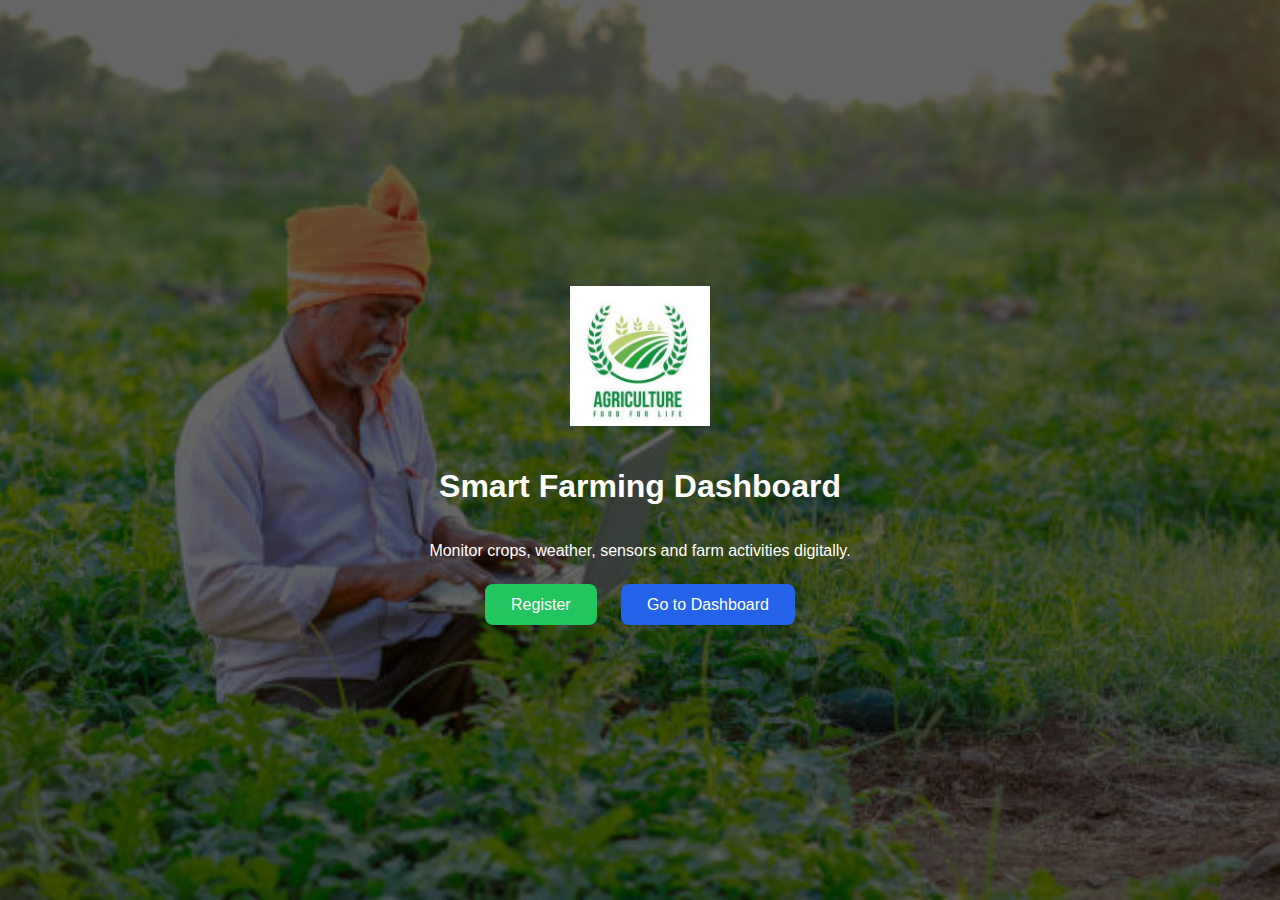
<file: index.html>
<!DOCTYPE html>
<html lang="en">
<head>
  <meta charset="UTF-8">
  <title>Smart Farming</title>
  <link rel="stylesheet" href="css/style.css">
</head>
<body>

<div class="home-container">
  <img src="images/logo.png" class="home-logo" alt="Logo">

  <h1>Smart Farming Dashboard</h1>
  <p>Monitor crops, weather, sensors and farm activities digitally.</p>

  <div class="home-buttons">
    <a href="register.html" class="btn">Register</a>
    <a href="dashboard.html" class="btn secondary">Go to Dashboard</a>
  </div>
</div>

</body>
</html>
</file>
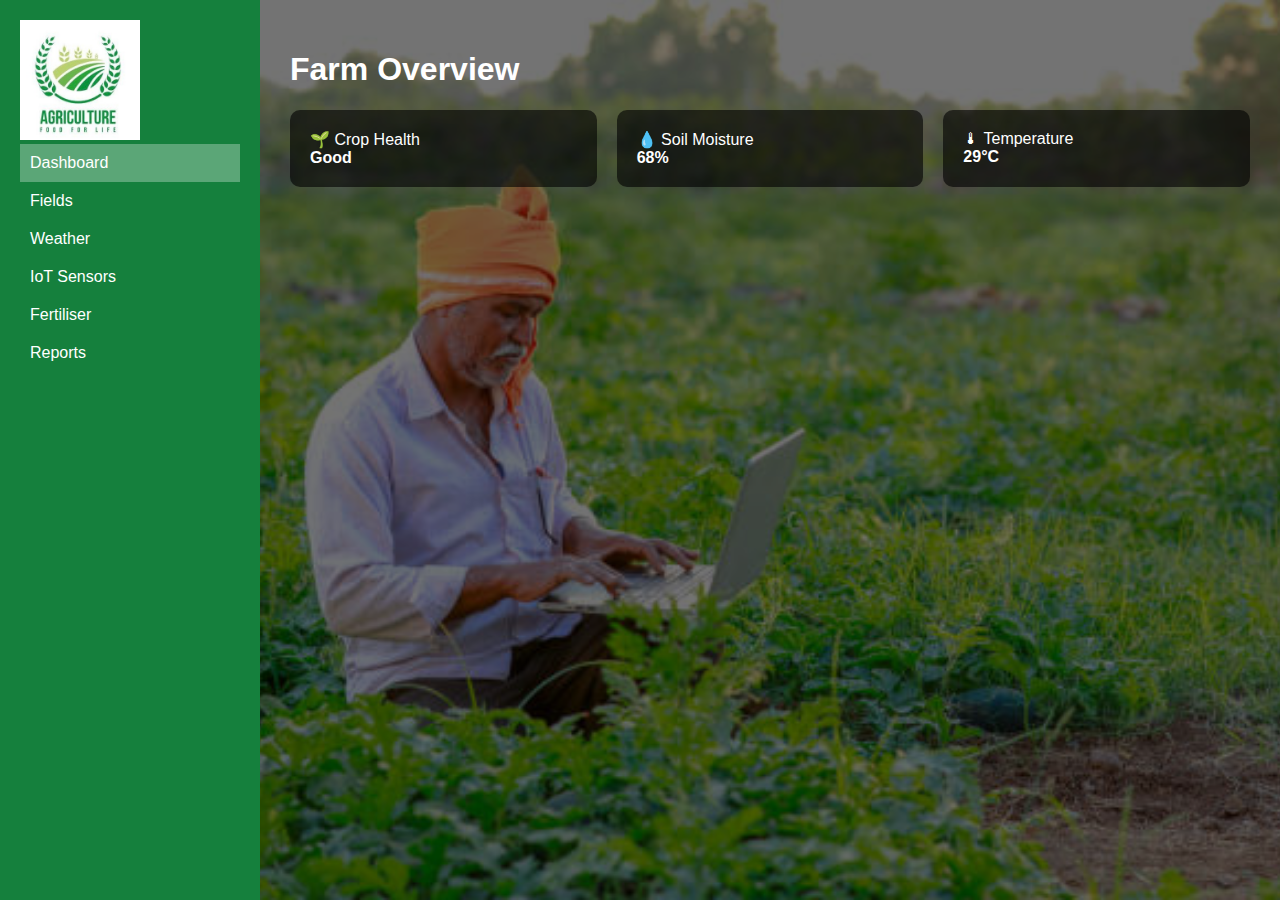
<file: dashboard.html>
<!DOCTYPE html>
<html lang="en">
<head>
  <meta charset="UTF-8">
  <title>Dashboard</title>
  <link rel="stylesheet" href="css/style.css">
</head>
<body>

<div class="container">

  <aside class="sidebar">
    <img src="images/logo.png" class="logo">
    <nav>
      <a href="dashboard.html" class="active">Dashboard</a>
      <a href="fields.html">Fields</a>
      <a href="weather.html">Weather</a>
      <a href="sensors.html">IoT Sensors</a>
      <a href="fertiliser.html">Fertiliser</a>
      <a href="reports.html">Reports</a>
    </nav>
  </aside>

  <main class="main">
    <h1>Farm Overview</h1>

    <div class="cards">
      <div class="card">🌱 Crop Health<br><b>Good</b></div>
      <div class="card">💧 Soil Moisture<br><b>68%</b></div>
      <div class="card">🌡 Temperature<br><b>29°C</b></div>
    </div>
  </main>

</div>

</body>
</html>
</file>
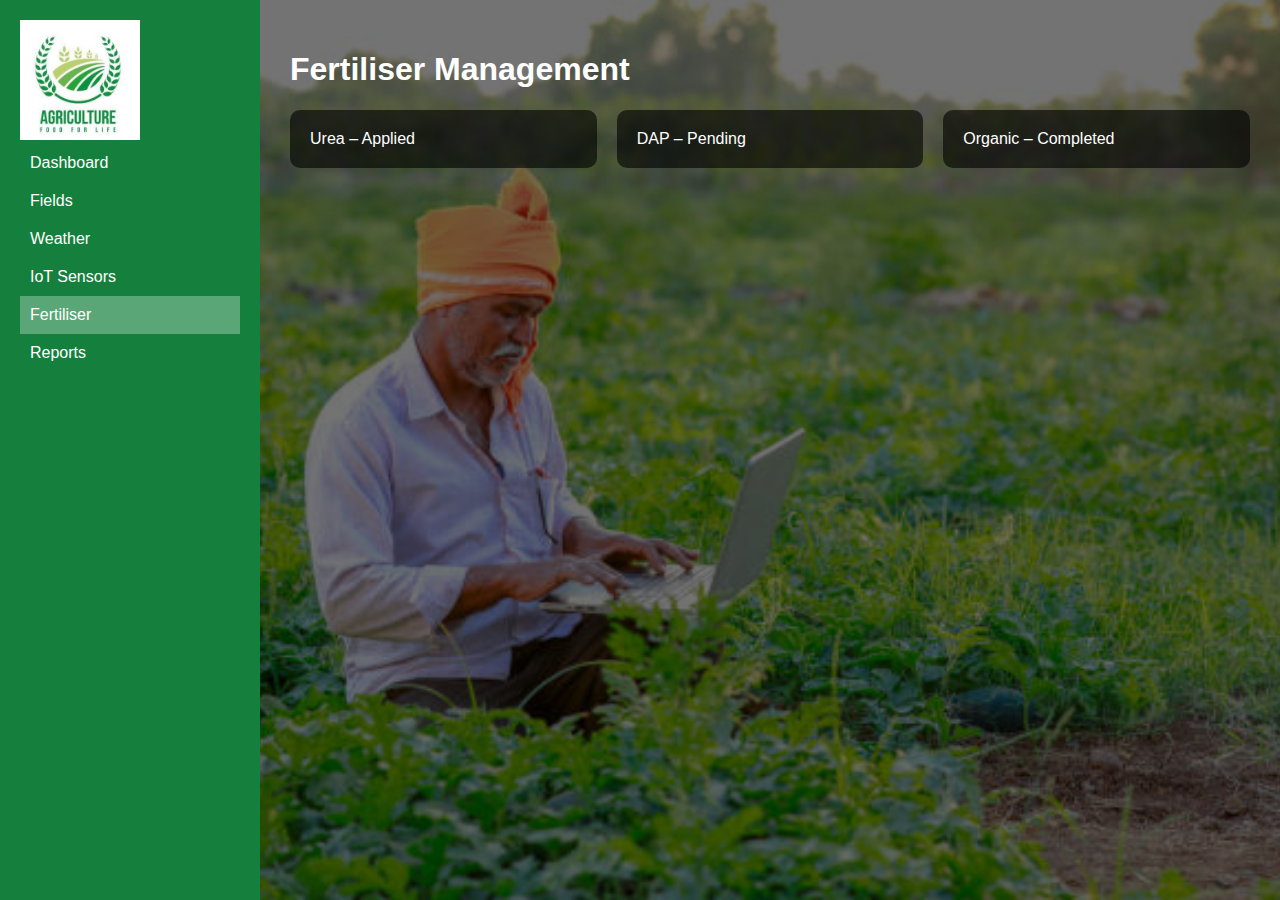
<file: fertiliser.html>
<!DOCTYPE html>
<html>
<head>
  <title>Fertiliser</title>
  <link rel="stylesheet" href="css/style.css">
</head>
<body>

<div class="container">
  <aside class="sidebar">
    <img src="images/logo.png" class="logo">
    <nav>
      <a href="index.html">Dashboard</a>
      <a href="fields.html">Fields</a>
      <a href="weather.html">Weather</a>
      <a href="sensors.html">IoT Sensors</a>
      <a href="fertiliser.html">Fertiliser</a>
      <a href="reports.html">Reports</a>
    </nav>
  </aside>

  <main class="main">
    <h1>Fertiliser Management</h1>
    <div class="cards">
      <div class="card">Urea – Applied</div>
      <div class="card">DAP – Pending</div>
      <div class="card">Organic – Completed</div>
    </div>
  </main>
</div>

<script src="js/script.js"></script>
</body>
</html>
</file>
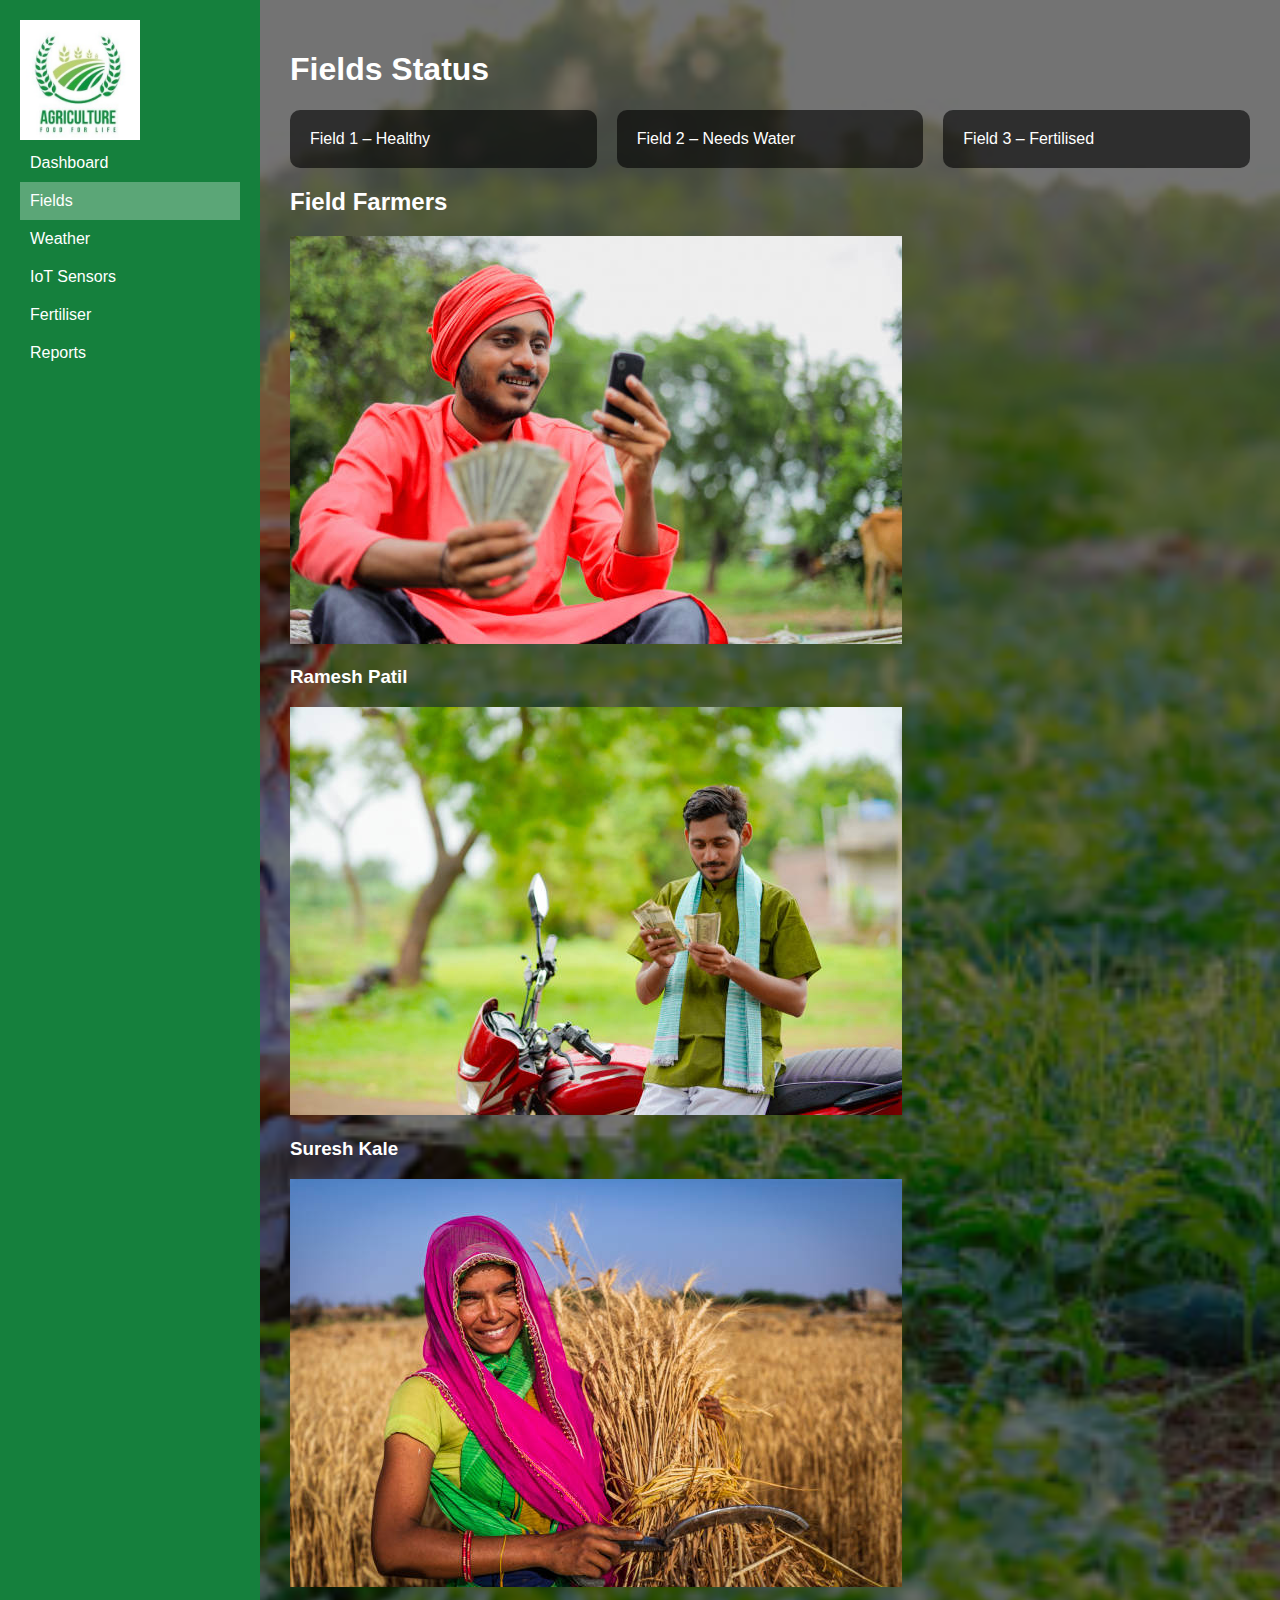
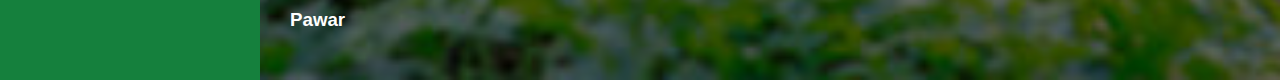
<file: fields.html>
<!DOCTYPE html>
<html>
<head>
  <title>Fields</title>
  <link rel="stylesheet" href="css/style.css">
</head>
<body>

<div class="container">
  <aside class="sidebar">
    <img src="images/logo.png" class="logo">
    <nav>
      <a href="index.html">Dashboard</a>
      <a href="fields.html">Fields</a>
      <a href="weather.html">Weather</a>
      <a href="sensors.html">IoT Sensors</a>
      <a href="fertiliser.html">Fertiliser</a>
      <a href="reports.html">Reports</a>
    </nav>
  </aside>

  <main class="main">
    <h1>Fields Status</h1>

    <div class="cards">
      <div class="card">Field 1 – Healthy</div>
      <div class="card">Field 2 – Needs Water</div>
      <div class="card">Field 3 – Fertilised</div>
    </div>

    <h2>Field Farmers</h2>

    <div class="farmers">
      <div class="farmer-card">
        <img src="images/farmers/farmer1.jpg">
        <h3>Ramesh Patil</h3>
      </div>
      <div class="farmer-card">
        <img src="images/farmers/farmer2.jpg">
        <h3>Suresh Kale</h3>
      </div>
      <div class="farmer-card">
        <img src="images/farmers/farmer3.jpg">
        <h3>Pawar</h3>
      </div>
    </div>

  </main>
</div>

<script src="js/script.js"></script>
</body>
</html>
</file>
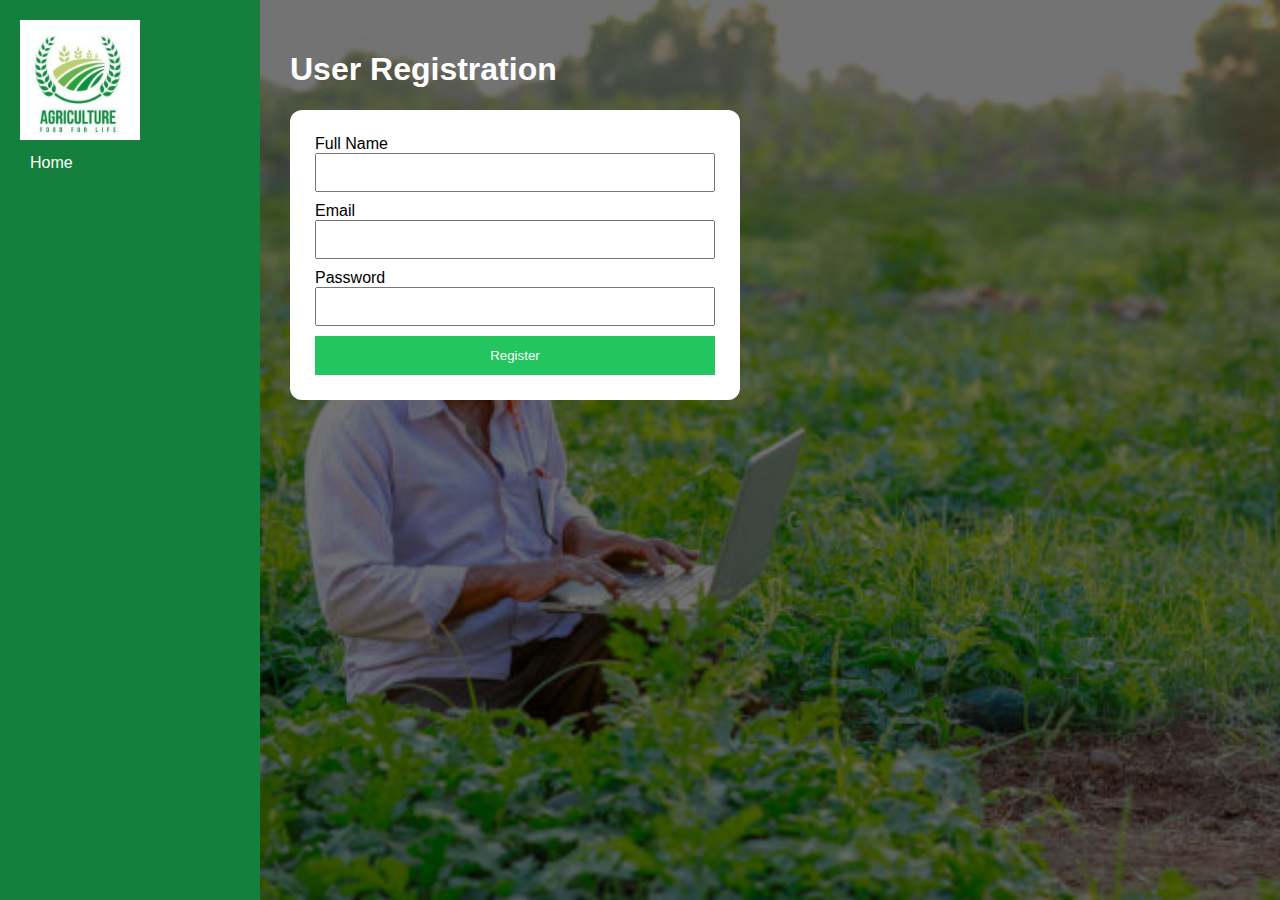
<file: register.html>
<!DOCTYPE html>
<html lang="en">
<head>
  <meta charset="UTF-8">
  <title>Register</title>
  <link rel="stylesheet" href="css/style.css">
</head>
<body>

<div class="container">

  <aside class="sidebar">
    <img src="images/logo.png" class="logo">
    <nav>
      <a href="index.html">Home</a>
    </nav>
  </aside>

  <main class="main">
    <h1>User Registration</h1>

    <div class="register-container">
      <form id="registerForm" class="register-form">

        <label>Full Name</label>
        <input type="text" required>

        <label>Email</label>
        <input type="email" required>

        <label>Password</label>
        <input type="password" required>

        <button type="submit">Register</button>
      </form>
    </div>

  </main>
</div>

<script src="js/register.js"></script>
</body>
</html>
</file>
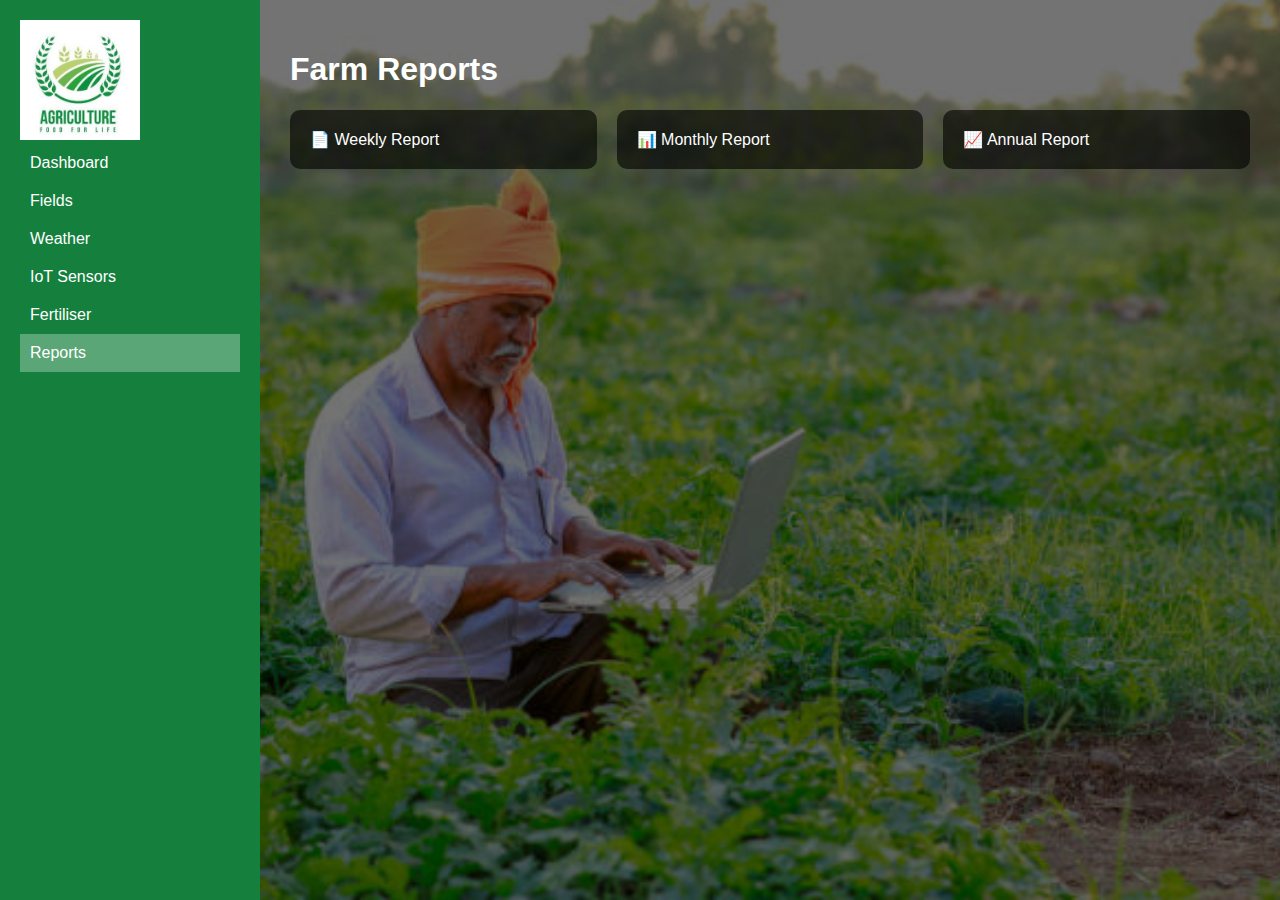
<file: reports.html>
<!DOCTYPE html>
<html>
<head>
  <title>Reports</title>
  <link rel="stylesheet" href="css/style.css">
</head>
<body>

<div class="container">
  <aside class="sidebar">
    <img src="images/logo.png" class="logo">
    <nav>
      <a href="index.html">Dashboard</a>
      <a href="fields.html">Fields</a>
      <a href="weather.html">Weather</a>
      <a href="sensors.html">IoT Sensors</a>
      <a href="fertiliser.html">Fertiliser</a>
      <a href="reports.html">Reports</a>
    </nav>
  </aside>

  <main class="main">
    <h1>Farm Reports</h1>
    <div class="cards">
      <div class="card">📄 Weekly Report</div>
      <div class="card">📊 Monthly Report</div>
      <div class="card">📈 Annual Report</div>
    </div>
  </main>
</div>

<script src="js/script.js"></script>
</body>
</html>
</file>
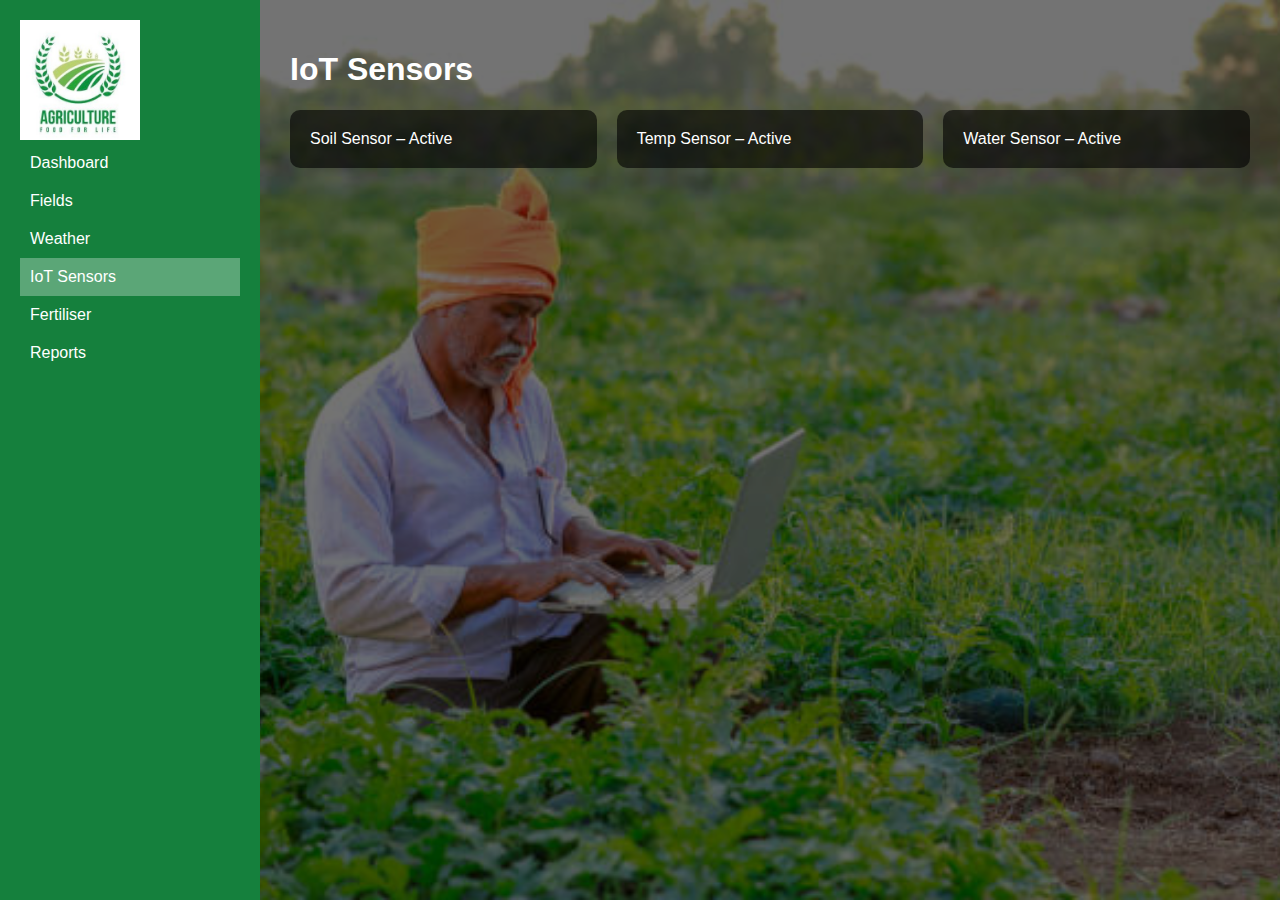
<file: sensors.html>
<!DOCTYPE html>
<html>
<head>
  <title>IoT Sensors</title>
  <link rel="stylesheet" href="css/style.css">
</head>
<body>

<div class="container">
  <aside class="sidebar">
    <img src="images/logo.png" class="logo">
    <nav>
      <a href="index.html">Dashboard</a>
      <a href="fields.html">Fields</a>
      <a href="weather.html">Weather</a>
      <a href="sensors.html">IoT Sensors</a>
      <a href="fertiliser.html">Fertiliser</a>
      <a href="reports.html">Reports</a>
    </nav>
  </aside>

  <main class="main">
    <h1>IoT Sensors</h1>
    <div class="cards">
      <div class="card">Soil Sensor – Active</div>
      <div class="card">Temp Sensor – Active</div>
      <div class="card">Water Sensor – Active</div>
    </div>
  </main>
</div>

<script src="js/script.js"></script>
</body>
</html>
</file>
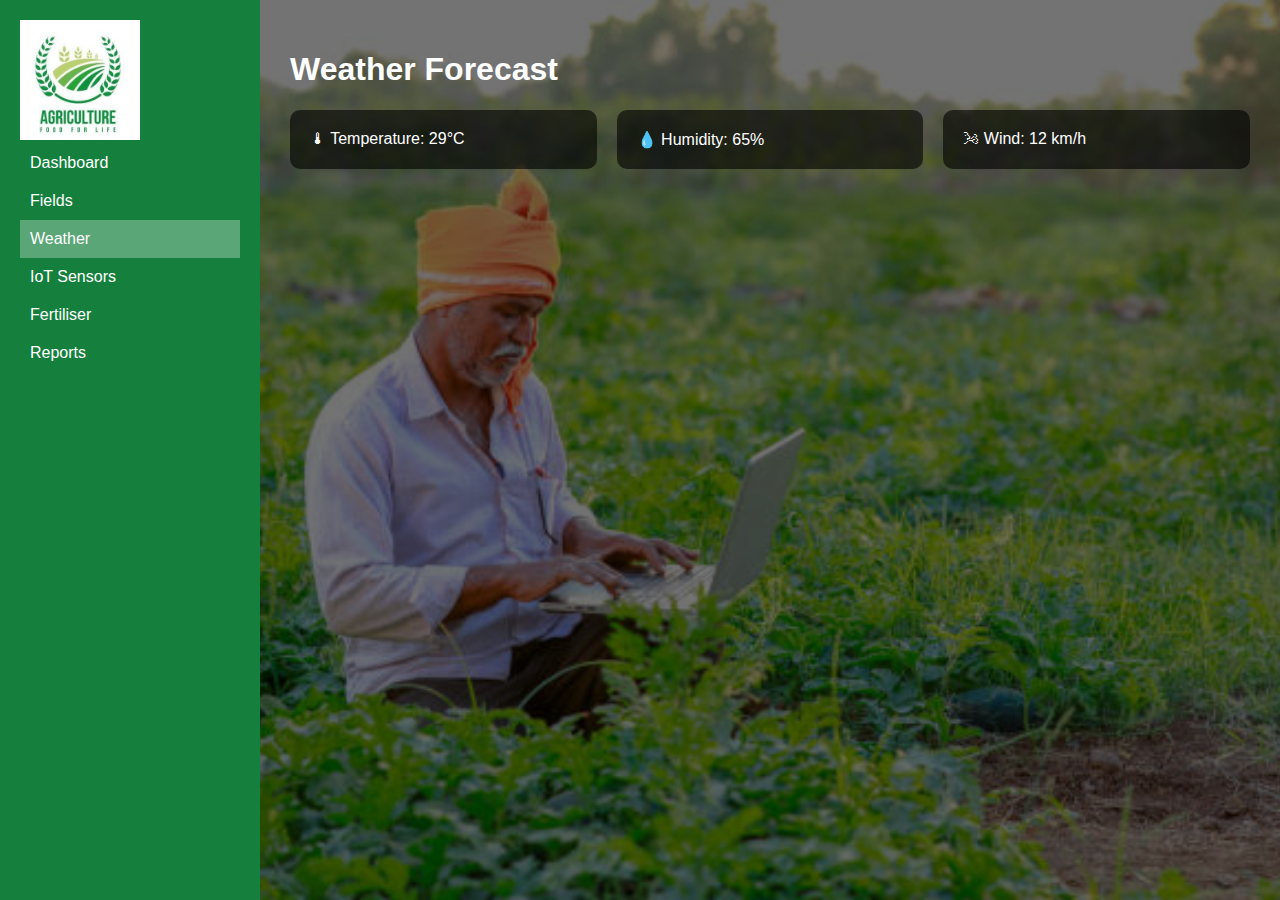
<file: weather.html>
<!DOCTYPE html>
<html>
<head>
  <title>Weather</title>
  <link rel="stylesheet" href="css/style.css">
</head>
<body>

<div class="container">
  <aside class="sidebar">
    <img src="images/logo.png" class="logo">
    <nav>
      <a href="index.html">Dashboard</a>
      <a href="fields.html">Fields</a>
      <a href="weather.html">Weather</a>
      <a href="sensors.html">IoT Sensors</a>
      <a href="fertiliser.html">Fertiliser</a>
      <a href="reports.html">Reports</a>
    </nav>
  </aside>

  <main class="main">
    <h1>Weather Forecast</h1>
    <div class="cards">
      <div class="card">🌡 Temperature: 29°C</div>
      <div class="card">💧 Humidity: 65%</div>
      <div class="card">🌬 Wind: 12 km/h</div>
    </div>
  </main>
</div>

<script src="js/script.js"></script>
</body>
</html>
</file>
<file: css/style.css>
body {
  margin: 0;
  font-family: Arial, sans-serif;
  background: #0f172a;
  color: white;
}

/* HOME */
.home-container {
  height: 100vh;
  display: flex;
  flex-direction: column;
  align-items: center;
  justify-content: center;
  text-align: center;
  background: linear-gradient(rgba(0,0,0,.6), rgba(0,0,0,.6)),
    url("../images/backgrounds/farm.jpg") center/cover no-repeat;
}

.home-logo {
  width: 140px;
  margin-bottom: 20px;
}

.home-buttons {
  margin-top: 20px;
}

.btn {
  padding: 12px 26px;
  margin: 10px;
  background: #22c55e;
  color: white;
  text-decoration: none;
  border-radius: 8px;
}

.btn.secondary {
  background: #2563eb;
}

/* LAYOUT */
.container {
  display: flex;
  min-height: 100vh;
}

/* SIDEBAR */
.sidebar {
  width: 220px;
  background: #15803d;
  padding: 20px;
}

.logo {
  width: 120px;
}

.sidebar nav a {
  display: block;
  padding: 10px;
  color: white;
  text-decoration: none;
}

.sidebar nav a.active {
  background: rgba(255,255,255,.3);
}

/* MAIN */
.main {
  flex: 1;
  padding: 30px;
  background: url("../images/backgrounds/farm.jpg") center/cover no-repeat;
  position: relative;
}

.main::before {
  content: "";
  position: absolute;
  inset: 0;
  background: rgba(0,0,0,.55);
}

.main > * {
  position: relative;
  z-index: 1;
}

/* CARDS */
.cards {
  display: grid;
  grid-template-columns: repeat(auto-fit, minmax(200px,1fr));
  gap: 20px;
}

.card {
  background: rgba(0,0,0,.6);
  padding: 20px;
  border-radius: 10px;
}

/* REGISTER */
.register-container {
  background: white;
  color: black;
  max-width: 400px;
  padding: 25px;
  border-radius: 12px;
}

.register-form {
  display: flex;
  flex-direction: column;
}

.register-form input {
  margin-bottom: 10px;
  padding: 10px;
}

.register-form button {
  padding: 12px;
  background: #22c55e;
  border: none;
  color: white;
}
</file>
